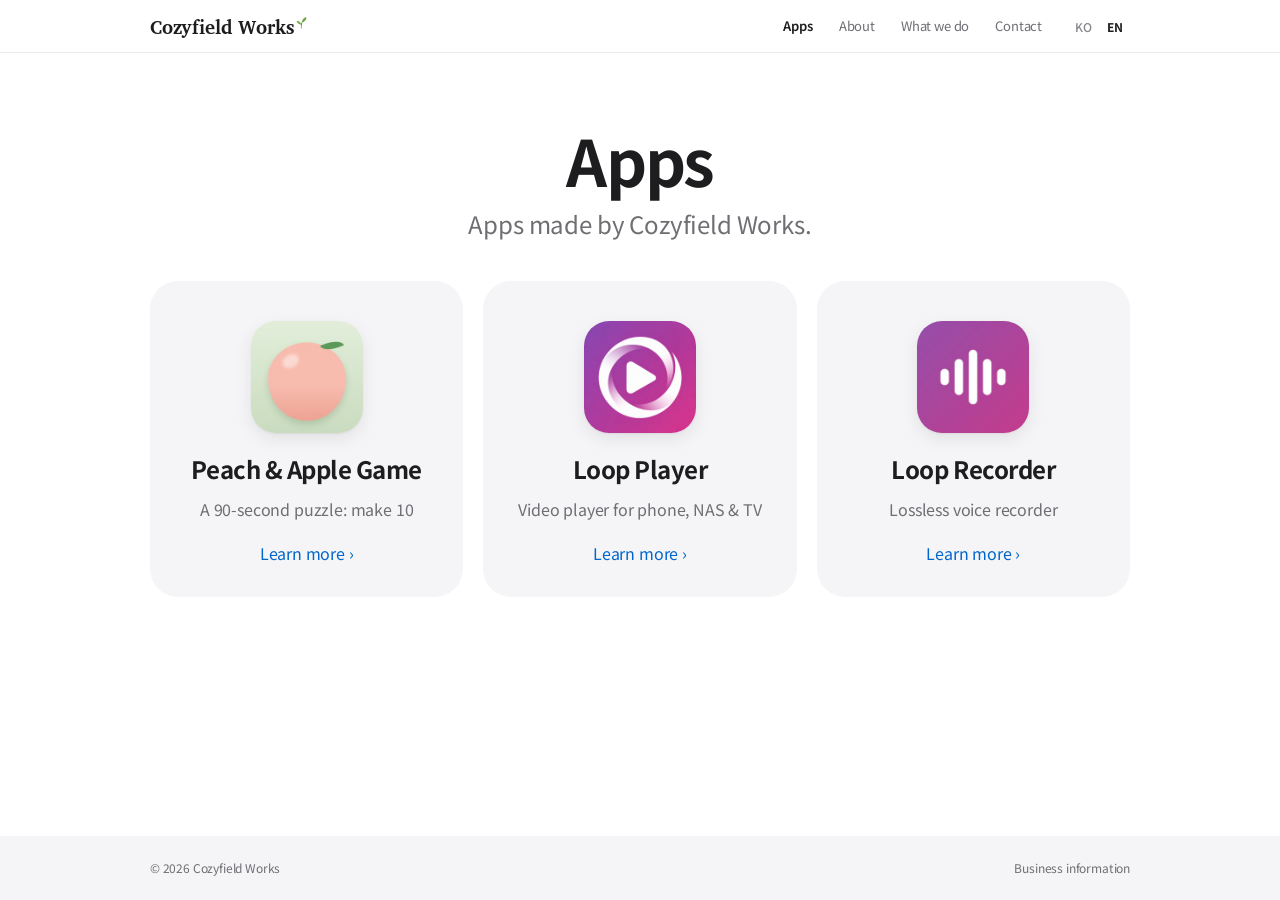
<file: index.html>
<!doctype html>
<html lang="ko">
<head>
<meta charset="utf-8">
<meta name="viewport" content="width=device-width, initial-scale=1, viewport-fit=cover">
<title>Cozyfield Works</title>
<meta name="description" content="Cozyfield Works(코지필드 웍스) — 바쁜 현장에 따뜻함을 더하는 회사. 경영 컨설팅, 업무 프로그램 제작, 디자인·문서, 앱.">
<link rel="icon" href="favicon.png">
<link rel="preconnect" href="https://fonts.googleapis.com">
<link rel="stylesheet" href="https://fonts.googleapis.com/css2?family=Noto+Sans+KR:wght@400;500;600;700&family=Charis+SIL:wght@700&display=swap">
<link rel="stylesheet" href="style.css">
</head>
<body>
<header><div class="wrap">
  <a class="logo" href="./">Cozyfield Works<img src="sprout_t.png" alt=""></a>
  <nav aria-label="Menu"><a href="./" aria-current="page" data-ko="앱" data-en="Apps">앱</a><a href="about.html" data-ko="회사 소개" data-en="About">회사 소개</a><a href="work.html" data-ko="하는 일" data-en="What we do">하는 일</a><a href="contact.html" data-ko="연락처" data-en="Contact">연락처</a></nav>
  <div class="lang" role="group" aria-label="Language">
    <button type="button" data-l="ko" aria-pressed="true">KO</button>
    <button type="button" data-l="en" aria-pressed="false">EN</button>
  </div>
</div></header>

<main>
<div class="page-title wrap">
  <h1 data-ko="앱" data-en="Apps">앱</h1>
  <p data-ko="Cozyfield Works가 만든 앱이에요." data-en="Apps made by Cozyfield Works.">Cozyfield Works가 만든 앱이에요.</p>
</div>
<section><div class="wrap">
  <div class="apps">
    <a class="app" href="app-peach.html">
      <img src="icon_peach.jpg" alt="" width="112" height="112">
      <h3 data-ko="복숭아 게임" data-en="Peach &amp; Apple Game">복숭아 게임</h3>
      <p class="desc" data-ko="숫자 합 10을 만드는 90초 퍼즐" data-en="A 90-second puzzle: make 10">숫자 합 10을 만드는 90초 퍼즐</p>
      <span class="more" data-ko="자세히 보기" data-en="Learn more">자세히 보기</span>
    </a>
    <a class="app" href="app-loopplayer.html">
      <img src="icon_loopplayer.jpg" alt="" width="112" height="112">
      <h3 data-ko="Loop Player" data-en="Loop Player">Loop Player</h3>
      <p class="desc" data-ko="폰·NAS·TV 영상 플레이어" data-en="Video player for phone, NAS &amp; TV">폰·NAS·TV 영상 플레이어</p>
      <span class="more" data-ko="자세히 보기" data-en="Learn more">자세히 보기</span>
    </a>
    <a class="app" href="app-looprecorder.html">
      <img src="icon_looprecorder.jpg" alt="" width="112" height="112">
      <h3 data-ko="Loop Recorder" data-en="Loop Recorder">Loop Recorder</h3>
      <p class="desc" data-ko="무손실 음성 녹음 메모" data-en="Lossless voice recorder">무손실 음성 녹음 메모</p>
      <span class="more" data-ko="자세히 보기" data-en="Learn more">자세히 보기</span>
    </a>
  </div>
</div></section>
</main>

<footer><div class="wrap">
  <span>© 2026 Cozyfield Works</span>
  <a href="contact.html" data-ko="사업자 정보" data-en="Business information">사업자 정보</a>
</div></footer>
<script src="lang.js"></script>
</body>
</html>
</file>
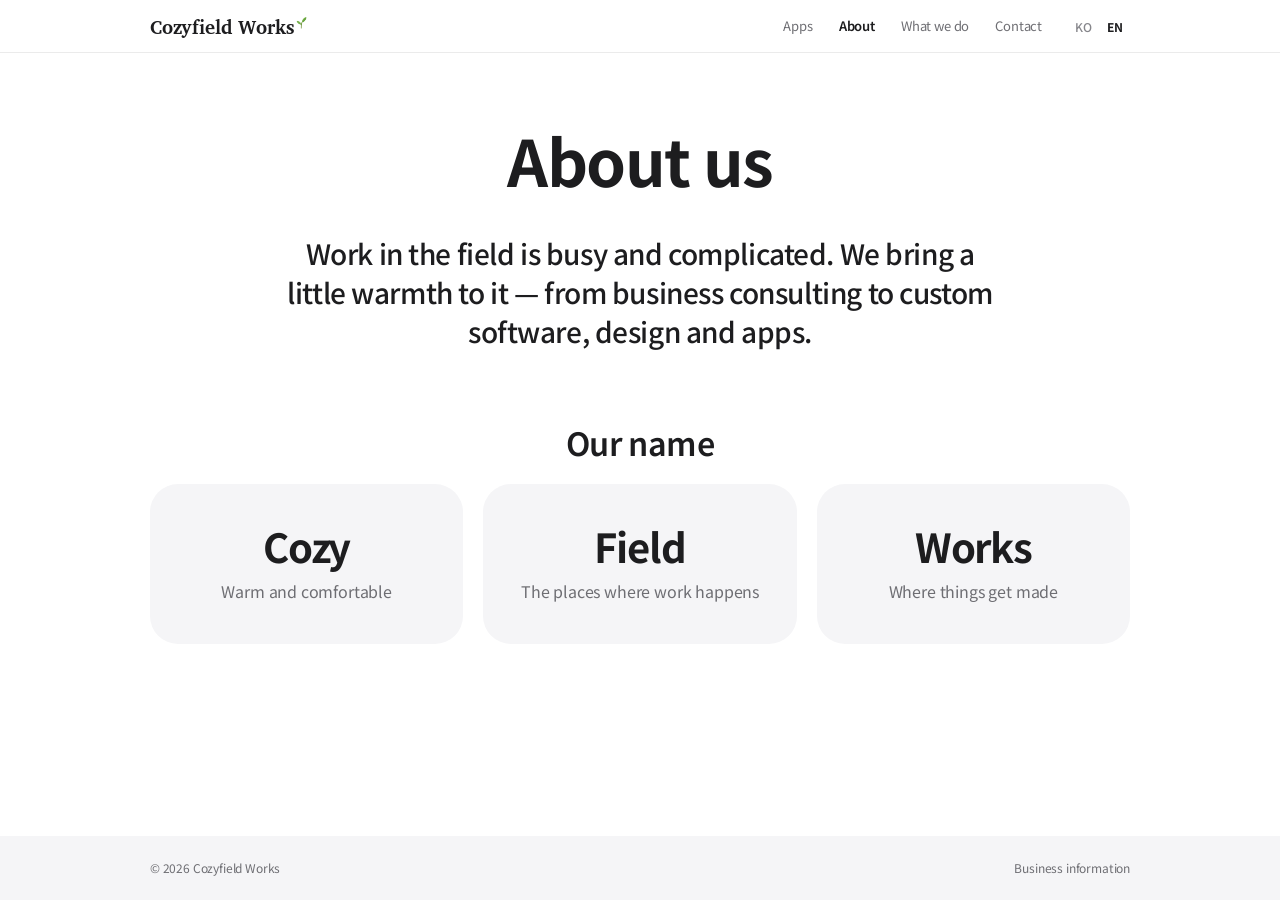
<file: about.html>
<!doctype html>
<html lang="ko">
<head>
<meta charset="utf-8">
<meta name="viewport" content="width=device-width, initial-scale=1, viewport-fit=cover">
<title>회사 소개 · Cozyfield Works</title>
<meta name="description" content="Cozyfield Works(코지필드 웍스) — 바쁜 현장에 따뜻함을 더하는 회사. 경영 컨설팅, 업무 프로그램 제작, 디자인·문서, 앱.">
<link rel="icon" href="favicon.png">
<link rel="preconnect" href="https://fonts.googleapis.com">
<link rel="stylesheet" href="https://fonts.googleapis.com/css2?family=Noto+Sans+KR:wght@400;500;600;700&family=Charis+SIL:wght@700&display=swap">
<link rel="stylesheet" href="style.css">
</head>
<body>
<header><div class="wrap">
  <a class="logo" href="./">Cozyfield Works<img src="sprout_t.png" alt=""></a>
  <nav aria-label="Menu"><a href="./" data-ko="앱" data-en="Apps">앱</a><a href="about.html" aria-current="page" data-ko="회사 소개" data-en="About">회사 소개</a><a href="work.html" data-ko="하는 일" data-en="What we do">하는 일</a><a href="contact.html" data-ko="연락처" data-en="Contact">연락처</a></nav>
  <div class="lang" role="group" aria-label="Language">
    <button type="button" data-l="ko" aria-pressed="true">KO</button>
    <button type="button" data-l="en" aria-pressed="false">EN</button>
  </div>
</div></header>

<main>
<div class="page-title wrap">
  <h1 data-ko="회사 소개" data-en="About us">회사 소개</h1>
</div>
<section><div class="wrap">
  <p class="lead" data-ko="현장의 일은 복잡하고 바쁘지만, 그 속에서도 따뜻하게 만들어 나갑니다. 경영 컨설팅부터 업무 프로그램, 디자인, 앱까지 함께합니다." data-en="Work in the field is busy and complicated. We bring a little warmth to it — from business consulting to custom software, design and apps.">현장의 일은 복잡하고 바쁘지만, 그 속에서도 따뜻하게 만들어 나갑니다. 경영 컨설팅부터 업무 프로그램, 디자인, 앱까지 함께합니다.</p>
</div></section>
<section><div class="wrap">
  <h2 data-ko="이름의 뜻" data-en="Our name">이름의 뜻</h2>
  <div class="words">
    <div class="word"><b>Cozy</b><span data-ko="아늑하고 편안한" data-en="Warm and comfortable">아늑하고 편안한</span></div>
    <div class="word"><b>Field</b><span data-ko="일이 벌어지는 현장" data-en="The places where work happens">일이 벌어지는 현장</span></div>
    <div class="word"><b>Works</b><span data-ko="만들어 나가는 곳" data-en="Where things get made">만들어 나가는 곳</span></div>
  </div>
</div></section>
</main>

<footer><div class="wrap">
  <span>© 2026 Cozyfield Works</span>
  <a href="contact.html" data-ko="사업자 정보" data-en="Business information">사업자 정보</a>
</div></footer>
<script src="lang.js"></script>
</body>
</html>
</file>
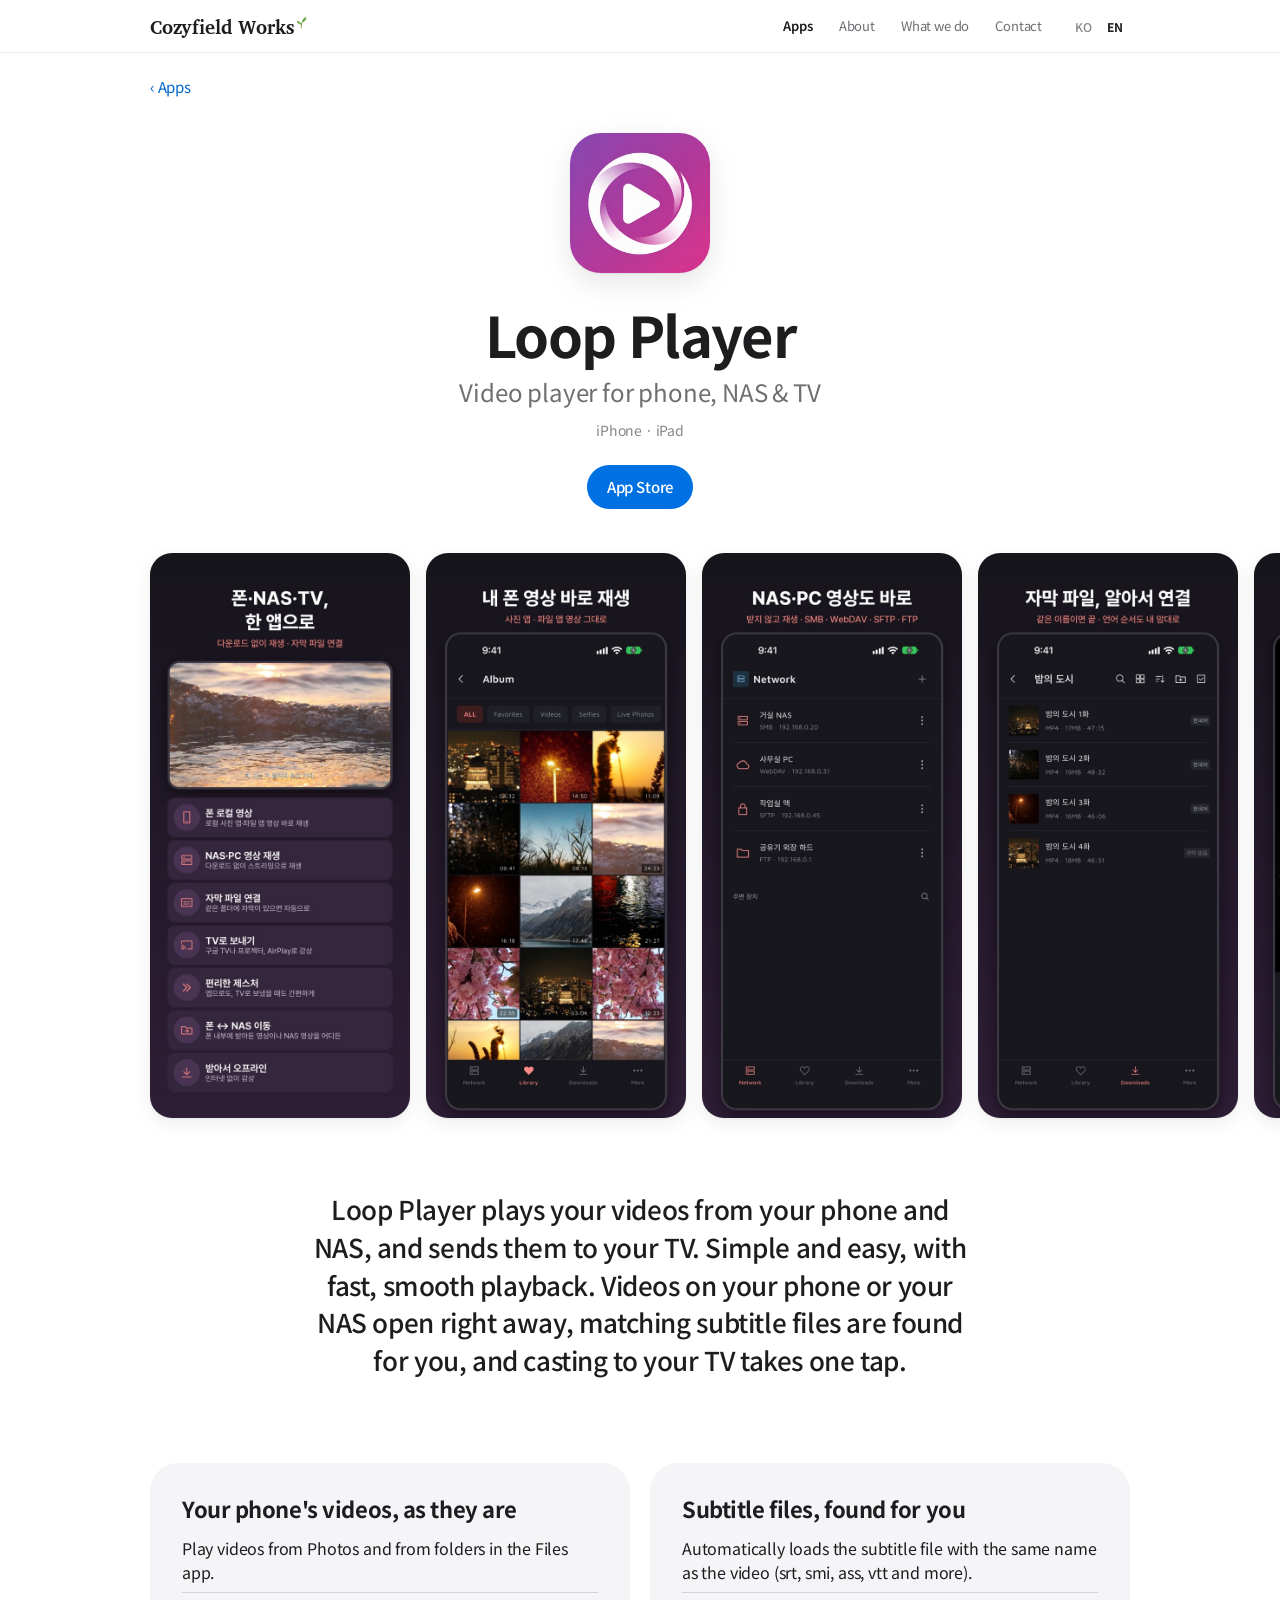
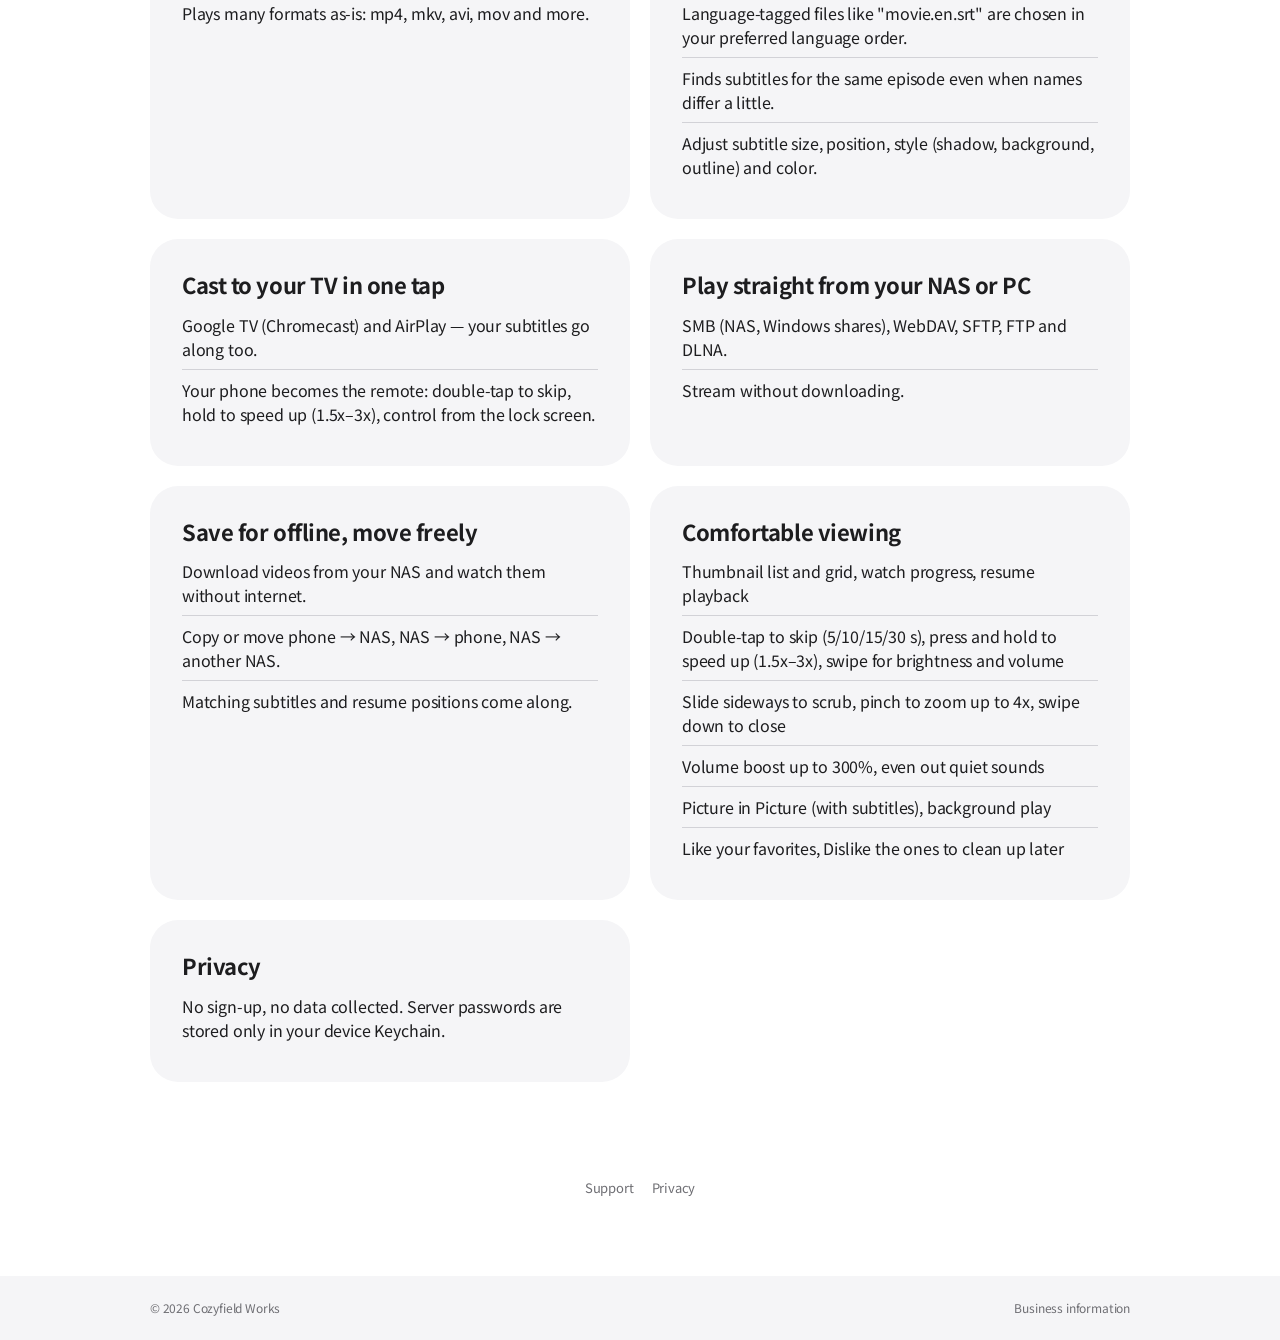
<file: app-loopplayer.html>
<!doctype html>
<html lang="ko">
<head>
<meta charset="utf-8">
<meta name="viewport" content="width=device-width, initial-scale=1, viewport-fit=cover">
<title>Loop Player · Cozyfield Works</title>
<meta name="description" content="Cozyfield Works(코지필드 웍스) — 바쁜 현장에 따뜻함을 더하는 회사. 경영 컨설팅, 업무 프로그램 제작, 디자인·문서, 앱.">
<link rel="icon" href="favicon.png">
<link rel="preconnect" href="https://fonts.googleapis.com">
<link rel="stylesheet" href="https://fonts.googleapis.com/css2?family=Noto+Sans+KR:wght@400;500;600;700&family=Charis+SIL:wght@700&display=swap">
<link rel="stylesheet" href="style.css">
</head>
<body>
<header><div class="wrap">
  <a class="logo" href="./">Cozyfield Works<img src="sprout_t.png" alt=""></a>
  <nav aria-label="Menu"><a href="./" aria-current="page" data-ko="앱" data-en="Apps">앱</a><a href="about.html" data-ko="회사 소개" data-en="About">회사 소개</a><a href="work.html" data-ko="하는 일" data-en="What we do">하는 일</a><a href="contact.html" data-ko="연락처" data-en="Contact">연락처</a></nav>
  <div class="lang" role="group" aria-label="Language">
    <button type="button" data-l="ko" aria-pressed="true">KO</button>
    <button type="button" data-l="en" aria-pressed="false">EN</button>
  </div>
</div></header>

<main>
<div class="wrap"><a class="back" href="./" data-ko="‹ 앱" data-en="‹ Apps">‹ 앱</a></div>
<div class="detail-head wrap">
  <img src="icon_loopplayer.jpg" alt="" width="140" height="140">
  <h1 data-ko="Loop Player" data-en="Loop Player">Loop Player</h1>
  <p class="one" data-ko="폰·NAS·TV 영상 플레이어" data-en="Video player for phone, NAS &amp; TV">폰·NAS·TV 영상 플레이어</p>
  <p class="dev" data-ko="아이폰 · 아이패드" data-en="iPhone · iPad">아이폰 · 아이패드</p>
  <div class="btns"><a class="main" href="https://apps.apple.com/app/id6834676559" target="_blank" rel="noopener" data-ko="App Store" data-en="App Store">App Store</a></div>
</div>
<section class="shots-sec"><div class="shots"><img src="shots/loopplayer_kr_1.jpg" data-src-en="shots/loopplayer_us_1.jpg" alt="" loading="lazy" width="300" height="652"><img src="shots/loopplayer_kr_2.jpg" data-src-en="shots/loopplayer_us_2.jpg" alt="" loading="lazy" width="300" height="652"><img src="shots/loopplayer_kr_3.jpg" data-src-en="shots/loopplayer_us_3.jpg" alt="" loading="lazy" width="300" height="652"><img src="shots/loopplayer_kr_4.jpg" data-src-en="shots/loopplayer_us_4.jpg" alt="" loading="lazy" width="300" height="652"><img src="shots/loopplayer_kr_5.jpg" data-src-en="shots/loopplayer_us_5.jpg" alt="" loading="lazy" width="300" height="652"><img src="shots/loopplayer_kr_6.jpg" data-src-en="shots/loopplayer_us_6.jpg" alt="" loading="lazy" width="300" height="652"></div></section>
<section><div class="wrap narrow intro"><p data-ko="폰·NAS·TV 어디서든 보는 영상 플레이어, Loop Player입니다. 심플하고 쉽게, 재생은 빠르고 부드럽게. 내 폰 영상도, NAS 영상도 열면 바로 보고, 자막 파일은 알아서 찾아 붙이고, TV로는 한 번에 보내요." data-en="Loop Player plays your videos from your phone and NAS, and sends them to your TV. Simple and easy, with fast, smooth playback. Videos on your phone or your NAS open right away, matching subtitle files are found for you, and casting to your TV takes one tap.">폰·NAS·TV 어디서든 보는 영상 플레이어, Loop Player입니다. 심플하고 쉽게, 재생은 빠르고 부드럽게. 내 폰 영상도, NAS 영상도 열면 바로 보고, 자막 파일은 알아서 찾아 붙이고, TV로는 한 번에 보내요.</p></div></section>
<section><div class="wrap"><div class="feats"><div class="feat"><h3 data-ko="내 폰 영상 그대로" data-en="Your phone&#x27;s videos, as they are">내 폰 영상 그대로</h3><ul><li data-ko="사진 앱 영상, 파일 앱 폴더의 영상을 바로 재생해요." data-en="Play videos from Photos and from folders in the Files app.">사진 앱 영상, 파일 앱 폴더의 영상을 바로 재생해요.</li><li data-ko="mp4·mkv·avi·mov 등 여러 형식을 그대로 틀어요." data-en="Plays many formats as-is: mp4, mkv, avi, mov and more.">mp4·mkv·avi·mov 등 여러 형식을 그대로 틀어요.</li></ul></div><div class="feat"><h3 data-ko="자막 파일은 알아서 찾아 줘요" data-en="Subtitle files, found for you">자막 파일은 알아서 찾아 줘요</h3><ul><li data-ko="영상과 이름이 같은 자막 파일(srt·smi·ass·vtt 등)을 찾아 붙여요." data-en="Automatically loads the subtitle file with the same name as the video (srt, smi, ass, vtt and more).">영상과 이름이 같은 자막 파일(srt·smi·ass·vtt 등)을 찾아 붙여요.</li><li data-ko="&#x27;영화.ko.srt&#x27;처럼 언어 표시가 붙은 자막은 원하는 언어 순서대로 골라요(기본 한국어 → 일본어)." data-en="Language-tagged files like &quot;movie.en.srt&quot; are chosen in your preferred language order.">&#x27;영화.ko.srt&#x27;처럼 언어 표시가 붙은 자막은 원하는 언어 순서대로 골라요(기본 한국어 → 일본어).</li><li data-ko="이름이 조금 달라도 회차 번호가 같으면 찾아 줘요." data-en="Finds subtitles for the same episode even when names differ a little.">이름이 조금 달라도 회차 번호가 같으면 찾아 줘요.</li><li data-ko="자막 크기·높이·모양(그림자·반투명 배경·테두리)·색을 내 눈에 맞게." data-en="Adjust subtitle size, position, style (shadow, background, outline) and color.">자막 크기·높이·모양(그림자·반투명 배경·테두리)·색을 내 눈에 맞게.</li></ul></div><div class="feat"><h3 data-ko="TV로 바로 보내기" data-en="Cast to your TV in one tap">TV로 바로 보내기</h3><ul><li data-ko="구글 TV(Chromecast)·AirPlay로 한 번에 보내요. 켜 둔 자막도 함께 가요." data-en="Google TV (Chromecast) and AirPlay — your subtitles go along too.">구글 TV(Chromecast)·AirPlay로 한 번에 보내요. 켜 둔 자막도 함께 가요.</li><li data-ko="보내는 동안 휴대폰이 리모컨: 두 번 탭 넘기기, 꾹 눌러 빠르게(1.5~3배), 잠금 화면에서도 조절." data-en="Your phone becomes the remote: double-tap to skip, hold to speed up (1.5x–3x), control from the lock screen.">보내는 동안 휴대폰이 리모컨: 두 번 탭 넘기기, 꾹 눌러 빠르게(1.5~3배), 잠금 화면에서도 조절.</li></ul></div><div class="feat"><h3 data-ko="NAS·PC 영상을 바로" data-en="Play straight from your NAS or PC">NAS·PC 영상을 바로</h3><ul><li data-ko="SMB(NAS·윈도우 공유 폴더), WebDAV, SFTP, FTP, DLNA를 지원해요." data-en="SMB (NAS, Windows shares), WebDAV, SFTP, FTP and DLNA.">SMB(NAS·윈도우 공유 폴더), WebDAV, SFTP, FTP, DLNA를 지원해요.</li><li data-ko="받지 않고 바로 재생해요." data-en="Stream without downloading.">받지 않고 바로 재생해요.</li></ul></div><div class="feat"><h3 data-ko="받아 두고, 자유롭게 옮기고" data-en="Save for offline, move freely">받아 두고, 자유롭게 옮기고</h3><ul><li data-ko="NAS 영상을 폰에 받아 두면 인터넷 없이 볼 수 있어요." data-en="Download videos from your NAS and watch them without internet.">NAS 영상을 폰에 받아 두면 인터넷 없이 볼 수 있어요.</li><li data-ko="폰 → NAS, NAS → 폰, NAS → 다른 NAS로 복사·옮기기." data-en="Copy or move phone → NAS, NAS → phone, NAS → another NAS.">폰 → NAS, NAS → 폰, NAS → 다른 NAS로 복사·옮기기.</li><li data-ko="같은 이름의 자막과 이어 보기 기록도 함께 따라가요." data-en="Matching subtitles and resume positions come along.">같은 이름의 자막과 이어 보기 기록도 함께 따라가요.</li></ul></div><div class="feat"><h3 data-ko="편하게 보기" data-en="Comfortable viewing">편하게 보기</h3><ul><li data-ko="썸네일 목록·격자, 본 만큼 표시, 이어 보기" data-en="Thumbnail list and grid, watch progress, resume playback">썸네일 목록·격자, 본 만큼 표시, 이어 보기</li><li data-ko="두 번 탭 넘기기(5·10·15·30초), 꾹 눌러 빠르게(1.5~3배), 왼쪽 밝기·오른쪽 소리" data-en="Double-tap to skip (5/10/15/30 s), press and hold to speed up (1.5x–3x), swipe for brightness and volume">두 번 탭 넘기기(5·10·15·30초), 꾹 눌러 빠르게(1.5~3배), 왼쪽 밝기·오른쪽 소리</li><li data-ko="옆으로 밀어 원하는 장면으로, 두 손가락으로 최대 4배 확대, 아래로 내려 닫기" data-en="Slide sideways to scrub, pinch to zoom up to 4x, swipe down to close">옆으로 밀어 원하는 장면으로, 두 손가락으로 최대 4배 확대, 아래로 내려 닫기</li><li data-ko="최대 300% 소리, 작은 소리 고르게" data-en="Volume boost up to 300%, even out quiet sounds">최대 300% 소리, 작은 소리 고르게</li><li data-ko="PiP(화면 속 화면, 자막도 함께), 백그라운드 재생" data-en="Picture in Picture (with subtitles), background play">PiP(화면 속 화면, 자막도 함께), 백그라운드 재생</li><li data-ko="마음에 드는 영상은 Like, 지울 후보는 Dislike로 정리" data-en="Like your favorites, Dislike the ones to clean up later">마음에 드는 영상은 Like, 지울 후보는 Dislike로 정리</li></ul></div><div class="feat"><h3 data-ko="개인정보" data-en="Privacy">개인정보</h3><ul><li data-ko="가입이 없고 어떤 정보도 모으지 않아요. 서버 비밀번호는 기기 키체인에만 저장돼요." data-en="No sign-up, no data collected. Server passwords are stored only in your device Keychain.">가입이 없고 어떤 정보도 모으지 않아요. 서버 비밀번호는 기기 키체인에만 저장돼요.</li></ul></div></div></div></section>
<section><div class="wrap narrow outro"><div class="small"><a href="https://cozyfieldworks.github.io/loopplayer-app/support.html" data-href-en="https://cozyfieldworks.github.io/loopplayer-app/support_en.html" target="_blank" rel="noopener" data-ko="문의" data-en="Support">문의</a><a href="https://cozyfieldworks.github.io/loopplayer-app/privacy.html" data-href-en="https://cozyfieldworks.github.io/loopplayer-app/privacy_en.html" target="_blank" rel="noopener" data-ko="개인정보 처리방침" data-en="Privacy">개인정보 처리방침</a></div></div></section>
</main>

<footer><div class="wrap">
  <span>© 2026 Cozyfield Works</span>
  <a href="contact.html" data-ko="사업자 정보" data-en="Business information">사업자 정보</a>
</div></footer>
<script src="lang.js"></script>
</body>
</html>
</file>
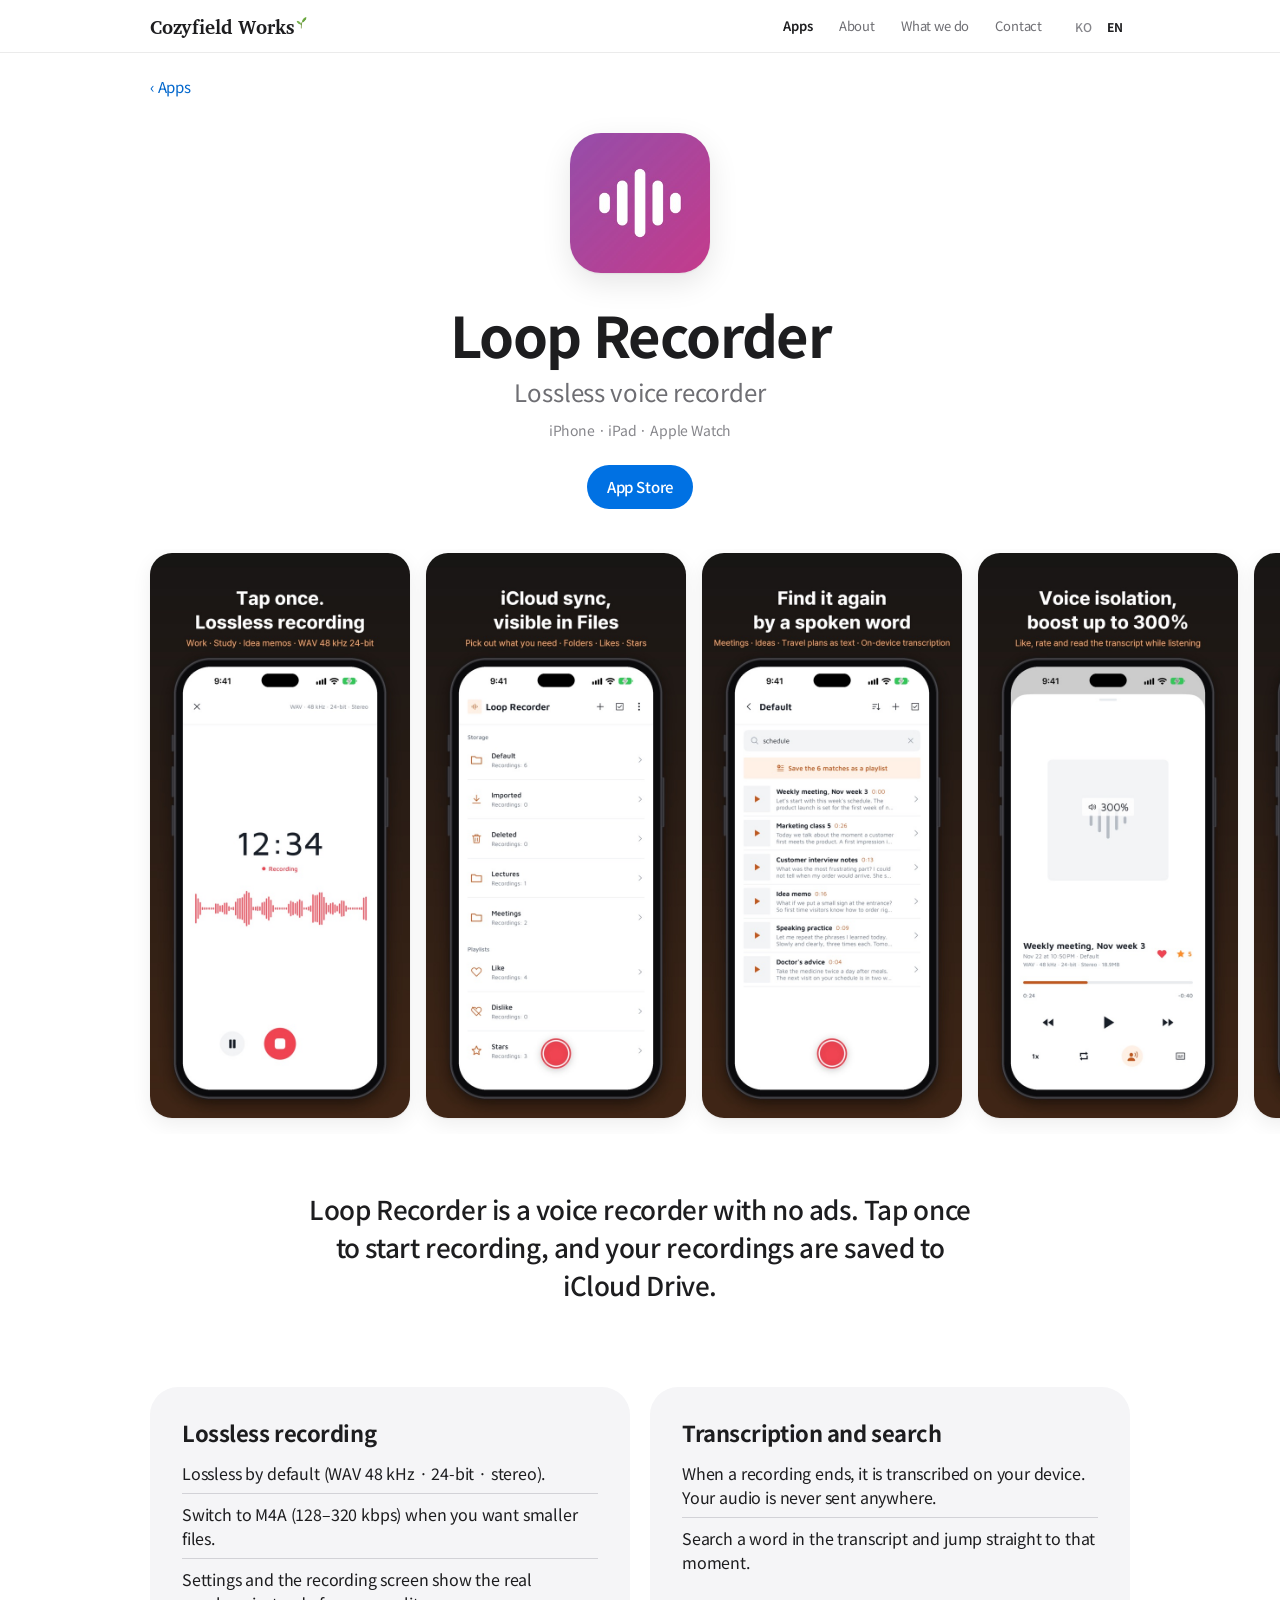
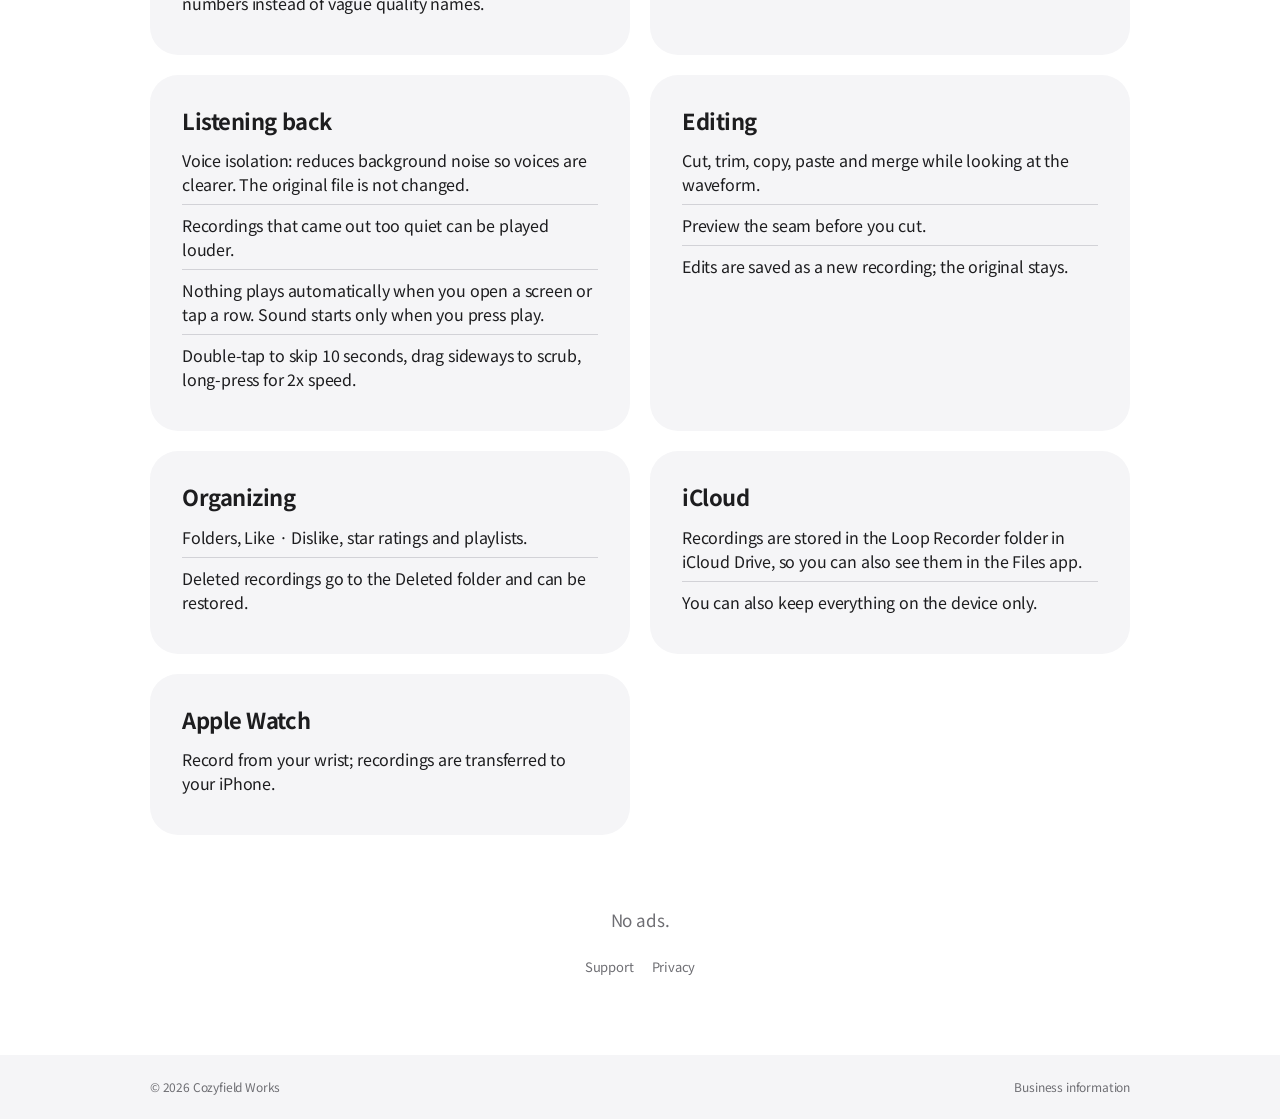
<file: app-looprecorder.html>
<!doctype html>
<html lang="ko">
<head>
<meta charset="utf-8">
<meta name="viewport" content="width=device-width, initial-scale=1, viewport-fit=cover">
<title>Loop Recorder · Cozyfield Works</title>
<meta name="description" content="Cozyfield Works(코지필드 웍스) — 바쁜 현장에 따뜻함을 더하는 회사. 경영 컨설팅, 업무 프로그램 제작, 디자인·문서, 앱.">
<link rel="icon" href="favicon.png">
<link rel="preconnect" href="https://fonts.googleapis.com">
<link rel="stylesheet" href="https://fonts.googleapis.com/css2?family=Noto+Sans+KR:wght@400;500;600;700&family=Charis+SIL:wght@700&display=swap">
<link rel="stylesheet" href="style.css">
</head>
<body>
<header><div class="wrap">
  <a class="logo" href="./">Cozyfield Works<img src="sprout_t.png" alt=""></a>
  <nav aria-label="Menu"><a href="./" aria-current="page" data-ko="앱" data-en="Apps">앱</a><a href="about.html" data-ko="회사 소개" data-en="About">회사 소개</a><a href="work.html" data-ko="하는 일" data-en="What we do">하는 일</a><a href="contact.html" data-ko="연락처" data-en="Contact">연락처</a></nav>
  <div class="lang" role="group" aria-label="Language">
    <button type="button" data-l="ko" aria-pressed="true">KO</button>
    <button type="button" data-l="en" aria-pressed="false">EN</button>
  </div>
</div></header>

<main>
<div class="wrap"><a class="back" href="./" data-ko="‹ 앱" data-en="‹ Apps">‹ 앱</a></div>
<div class="detail-head wrap">
  <img src="icon_looprecorder.jpg" alt="" width="140" height="140">
  <h1 data-ko="Loop Recorder" data-en="Loop Recorder">Loop Recorder</h1>
  <p class="one" data-ko="무손실 음성 녹음 메모" data-en="Lossless voice recorder">무손실 음성 녹음 메모</p>
  <p class="dev" data-ko="아이폰 · 아이패드 · 애플 워치" data-en="iPhone · iPad · Apple Watch">아이폰 · 아이패드 · 애플 워치</p>
  <div class="btns"><a class="main" href="https://apps.apple.com/app/id6838000466" target="_blank" rel="noopener" data-ko="App Store" data-en="App Store">App Store</a></div>
</div>
<section class="shots-sec"><div class="shots"><img src="shots/looprecorder_kr_1.jpg" data-src-en="shots/looprecorder_us_1.jpg" alt="" loading="lazy" width="300" height="652"><img src="shots/looprecorder_kr_2.jpg" data-src-en="shots/looprecorder_us_2.jpg" alt="" loading="lazy" width="300" height="652"><img src="shots/looprecorder_kr_3.jpg" data-src-en="shots/looprecorder_us_3.jpg" alt="" loading="lazy" width="300" height="652"><img src="shots/looprecorder_kr_4.jpg" data-src-en="shots/looprecorder_us_4.jpg" alt="" loading="lazy" width="300" height="652"><img src="shots/looprecorder_kr_5.jpg" data-src-en="shots/looprecorder_us_5.jpg" alt="" loading="lazy" width="300" height="652"><img src="shots/looprecorder_kr_6.jpg" data-src-en="shots/looprecorder_us_6.jpg" alt="" loading="lazy" width="300" height="652"></div></section>
<section><div class="wrap narrow intro"><p data-ko="Loop Recorder는 광고 없는 음성 녹음 앱입니다. 누르면 바로 녹음하고, 녹음은 iCloud Drive에 저장됩니다." data-en="Loop Recorder is a voice recorder with no ads. Tap once to start recording, and your recordings are saved to iCloud Drive.">Loop Recorder는 광고 없는 음성 녹음 앱입니다. 누르면 바로 녹음하고, 녹음은 iCloud Drive에 저장됩니다.</p></div></section>
<section><div class="wrap"><div class="feats"><div class="feat"><h3 data-ko="무손실 녹음" data-en="Lossless recording">무손실 녹음</h3><ul><li data-ko="기본이 무손실(WAV 48 kHz · 24비트 · 스테레오)입니다." data-en="Lossless by default (WAV 48 kHz · 24-bit · stereo).">기본이 무손실(WAV 48 kHz · 24비트 · 스테레오)입니다.</li><li data-ko="용량을 줄이고 싶으면 M4A(128~320 kbps)로 바꿀 수 있습니다." data-en="Switch to M4A (128–320 kbps) when you want smaller files.">용량을 줄이고 싶으면 M4A(128~320 kbps)로 바꿀 수 있습니다.</li><li data-ko="설정과 녹음 화면에 등급 말 대신 실제 숫자가 나옵니다." data-en="Settings and the recording screen show the real numbers instead of vague quality names.">설정과 녹음 화면에 등급 말 대신 실제 숫자가 나옵니다.</li></ul></div><div class="feat"><h3 data-ko="받아쓰기와 검색" data-en="Transcription and search">받아쓰기와 검색</h3><ul><li data-ko="녹음이 끝나면 기기 안에서 글로 받아씁니다. 소리를 밖으로 보내지 않습니다." data-en="When a recording ends, it is transcribed on your device. Your audio is never sent anywhere.">녹음이 끝나면 기기 안에서 글로 받아씁니다. 소리를 밖으로 보내지 않습니다.</li><li data-ko="받아쓴 글에서 단어를 검색하면 그 대목으로 바로 갑니다." data-en="Search a word in the transcript and jump straight to that moment.">받아쓴 글에서 단어를 검색하면 그 대목으로 바로 갑니다.</li></ul></div><div class="feat"><h3 data-ko="다시 들을 때" data-en="Listening back">다시 들을 때</h3><ul><li data-ko="음성 분리: 주변 소리를 줄이고 목소리를 또렷하게 들려줍니다. 원본 파일은 그대로입니다." data-en="Voice isolation: reduces background noise so voices are clearer. The original file is not changed.">음성 분리: 주변 소리를 줄이고 목소리를 또렷하게 들려줍니다. 원본 파일은 그대로입니다.</li><li data-ko="작게 녹음된 소리는 음량을 더 키워 들을 수 있습니다." data-en="Recordings that came out too quiet can be played louder.">작게 녹음된 소리는 음량을 더 키워 들을 수 있습니다.</li><li data-ko="화면을 열거나 줄을 눌러도 자동으로 재생되지 않습니다. 재생 단추를 눌렀을 때만 소리가 납니다." data-en="Nothing plays automatically when you open a screen or tap a row. Sound starts only when you press play.">화면을 열거나 줄을 눌러도 자동으로 재생되지 않습니다. 재생 단추를 눌렀을 때만 소리가 납니다.</li><li data-ko="두 번 탭해 10초 넘기기, 좌우로 밀어 감기, 길게 눌러 2배속." data-en="Double-tap to skip 10 seconds, drag sideways to scrub, long-press for 2x speed.">두 번 탭해 10초 넘기기, 좌우로 밀어 감기, 길게 눌러 2배속.</li></ul></div><div class="feat"><h3 data-ko="편집" data-en="Editing">편집</h3><ul><li data-ko="파형을 보며 잘라내기 · 다듬기 · 복사 · 붙여넣기 · 합치기." data-en="Cut, trim, copy, paste and merge while looking at the waveform.">파형을 보며 잘라내기 · 다듬기 · 복사 · 붙여넣기 · 합치기.</li><li data-ko="자르기 전에 이음매를 미리 들어 볼 수 있습니다." data-en="Preview the seam before you cut.">자르기 전에 이음매를 미리 들어 볼 수 있습니다.</li><li data-ko="편집한 것은 새 녹음으로 저장되고 원본은 남습니다." data-en="Edits are saved as a new recording; the original stays.">편집한 것은 새 녹음으로 저장되고 원본은 남습니다.</li></ul></div><div class="feat"><h3 data-ko="정리" data-en="Organizing">정리</h3><ul><li data-ko="폴더, Like · Dislike, 별점, 플레이리스트." data-en="Folders, Like · Dislike, star ratings and playlists.">폴더, Like · Dislike, 별점, 플레이리스트.</li><li data-ko="지운 녹음은 Deleted 폴더에 모였다가 되살릴 수 있습니다." data-en="Deleted recordings go to the Deleted folder and can be restored.">지운 녹음은 Deleted 폴더에 모였다가 되살릴 수 있습니다.</li></ul></div><div class="feat"><h3 data-ko="iCloud" data-en="iCloud">iCloud</h3><ul><li data-ko="녹음은 iCloud Drive의 Loop Recorder 폴더에 저장되어 파일 앱에서도 볼 수 있습니다." data-en="Recordings are stored in the Loop Recorder folder in iCloud Drive, so you can also see them in the Files app.">녹음은 iCloud Drive의 Loop Recorder 폴더에 저장되어 파일 앱에서도 볼 수 있습니다.</li><li data-ko="iCloud를 쓰지 않고 기기에만 저장할 수도 있습니다." data-en="You can also keep everything on the device only.">iCloud를 쓰지 않고 기기에만 저장할 수도 있습니다.</li></ul></div><div class="feat"><h3 data-ko="Apple Watch" data-en="Apple Watch">Apple Watch</h3><ul><li data-ko="손목에서 바로 녹음하고, 녹음은 아이폰으로 넘어옵니다." data-en="Record from your wrist; recordings are transferred to your iPhone.">손목에서 바로 녹음하고, 녹음은 아이폰으로 넘어옵니다.</li></ul></div></div></div></section>
<section><div class="wrap narrow outro"><p data-ko="광고가 없습니다." data-en="No ads.">광고가 없습니다.</p><div class="small"><a href="https://cozyfieldworks.github.io/looprecorder-app/support.html" data-href-en="https://cozyfieldworks.github.io/looprecorder-app/support_en.html" target="_blank" rel="noopener" data-ko="문의" data-en="Support">문의</a><a href="https://cozyfieldworks.github.io/looprecorder-app/privacy.html" data-href-en="https://cozyfieldworks.github.io/looprecorder-app/privacy_en.html" target="_blank" rel="noopener" data-ko="개인정보 처리방침" data-en="Privacy">개인정보 처리방침</a></div></div></section>
</main>

<footer><div class="wrap">
  <span>© 2026 Cozyfield Works</span>
  <a href="contact.html" data-ko="사업자 정보" data-en="Business information">사업자 정보</a>
</div></footer>
<script src="lang.js"></script>
</body>
</html>
</file>
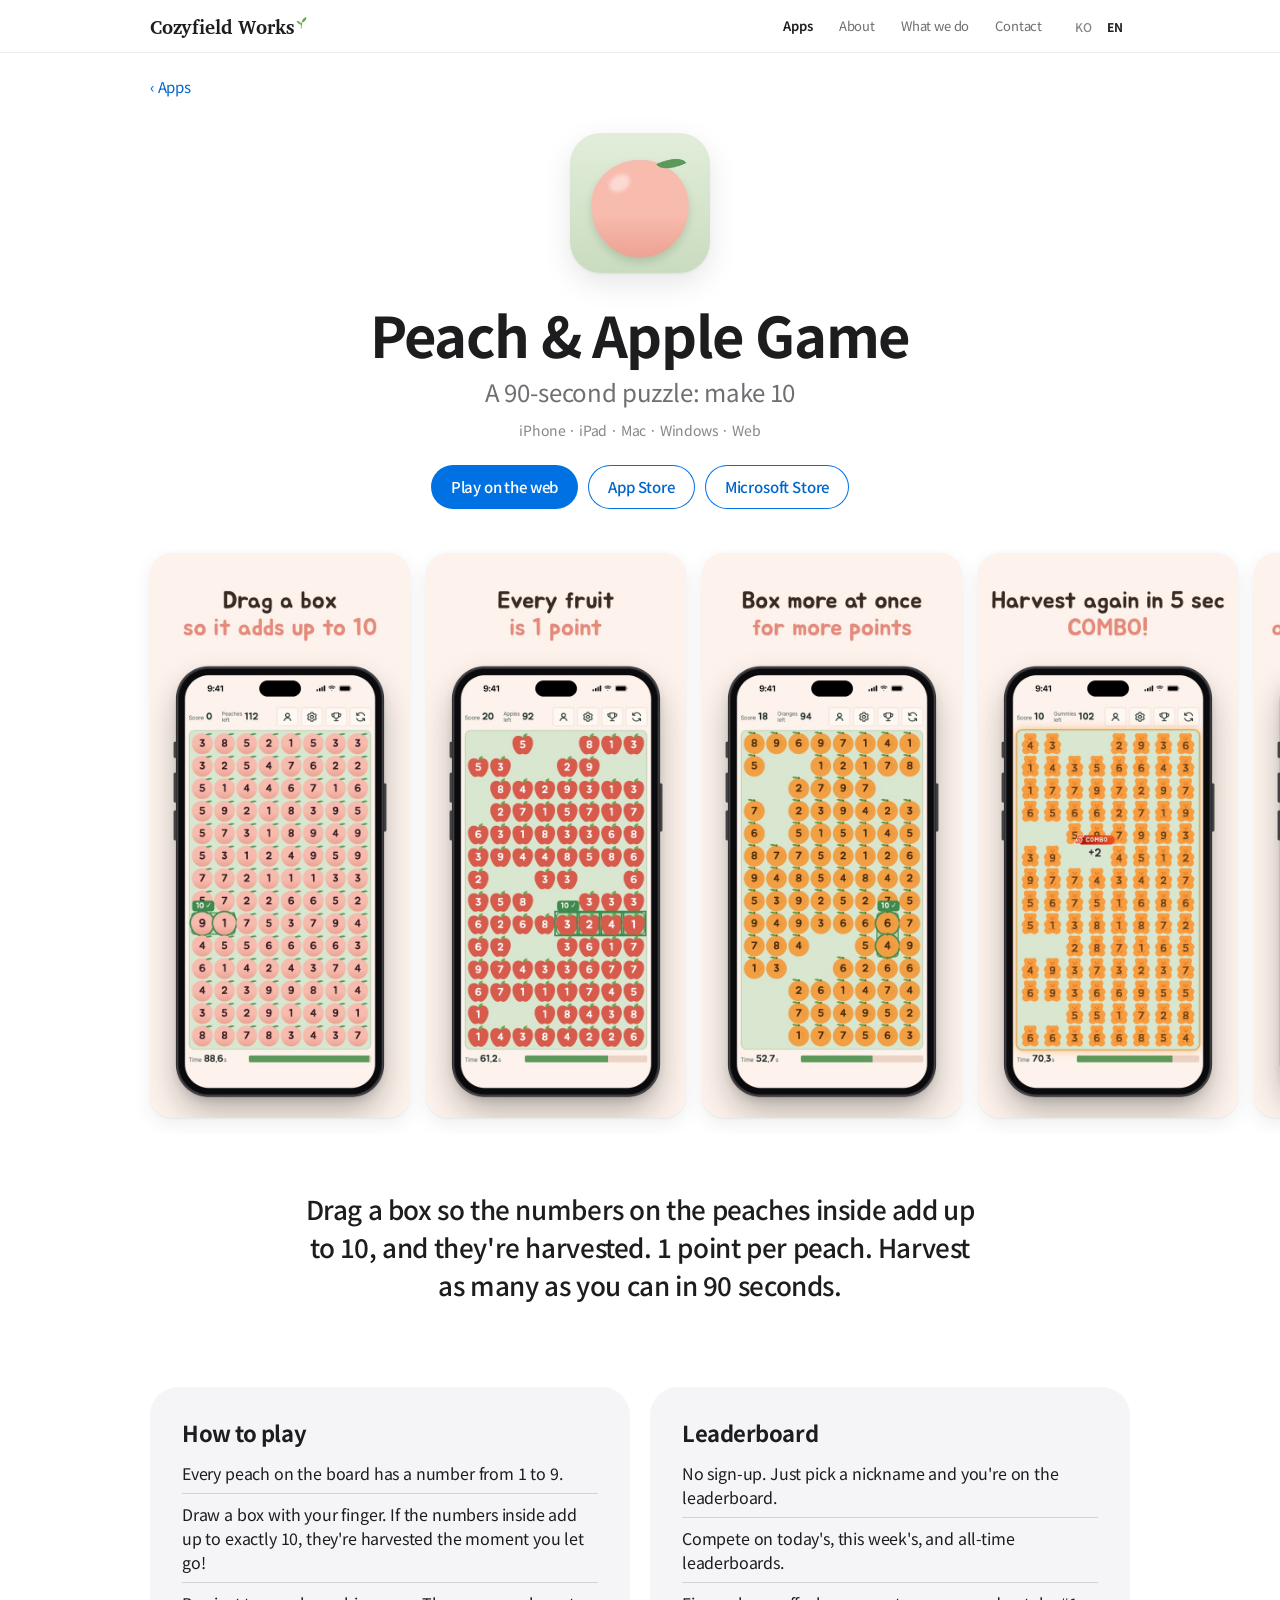
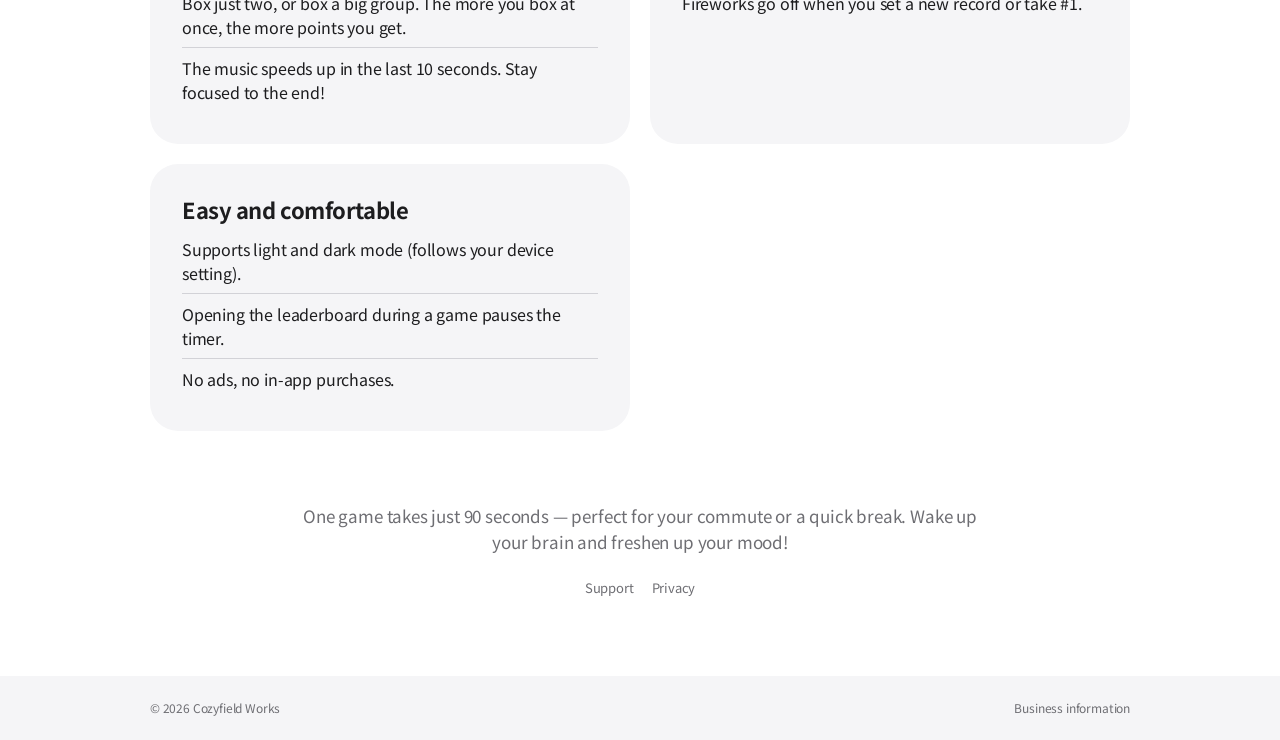
<file: app-peach.html>
<!doctype html>
<html lang="ko">
<head>
<meta charset="utf-8">
<meta name="viewport" content="width=device-width, initial-scale=1, viewport-fit=cover">
<title>복숭아 게임 · Cozyfield Works</title>
<meta name="description" content="Cozyfield Works(코지필드 웍스) — 바쁜 현장에 따뜻함을 더하는 회사. 경영 컨설팅, 업무 프로그램 제작, 디자인·문서, 앱.">
<link rel="icon" href="favicon.png">
<link rel="preconnect" href="https://fonts.googleapis.com">
<link rel="stylesheet" href="https://fonts.googleapis.com/css2?family=Noto+Sans+KR:wght@400;500;600;700&family=Charis+SIL:wght@700&display=swap">
<link rel="stylesheet" href="style.css">
</head>
<body>
<header><div class="wrap">
  <a class="logo" href="./">Cozyfield Works<img src="sprout_t.png" alt=""></a>
  <nav aria-label="Menu"><a href="./" aria-current="page" data-ko="앱" data-en="Apps">앱</a><a href="about.html" data-ko="회사 소개" data-en="About">회사 소개</a><a href="work.html" data-ko="하는 일" data-en="What we do">하는 일</a><a href="contact.html" data-ko="연락처" data-en="Contact">연락처</a></nav>
  <div class="lang" role="group" aria-label="Language">
    <button type="button" data-l="ko" aria-pressed="true">KO</button>
    <button type="button" data-l="en" aria-pressed="false">EN</button>
  </div>
</div></header>

<main>
<div class="wrap"><a class="back" href="./" data-ko="‹ 앱" data-en="‹ Apps">‹ 앱</a></div>
<div class="detail-head wrap">
  <img src="icon_peach.jpg" alt="" width="140" height="140">
  <h1 data-ko="복숭아 게임" data-en="Peach &amp; Apple Game">복숭아 게임</h1>
  <p class="one" data-ko="숫자 합 10을 만드는 90초 퍼즐" data-en="A 90-second puzzle: make 10">숫자 합 10을 만드는 90초 퍼즐</p>
  <p class="dev" data-ko="아이폰 · 아이패드 · 맥 · 윈도우 · 웹" data-en="iPhone · iPad · Mac · Windows · Web">아이폰 · 아이패드 · 맥 · 윈도우 · 웹</p>
  <div class="btns"><a class="web" href="https://macmini.taild64467.ts.net:10000/peach/" target="_blank" rel="noopener" data-ko="웹에서 바로 하기" data-en="Play on the web">웹에서 바로 하기</a><a class="main" href="https://apps.apple.com/app/id6829177872" target="_blank" rel="noopener" data-ko="App Store" data-en="App Store">App Store</a><a class="main" href="https://apps.microsoft.com/detail/9NF2WXRFMDR0" target="_blank" rel="noopener" data-ko="Microsoft Store" data-en="Microsoft Store">Microsoft Store</a></div>
</div>
<section class="shots-sec"><div class="shots"><img src="shots/peach_kr_1.jpg" data-src-en="shots/peach_us_1.jpg" alt="" loading="lazy" width="300" height="652"><img src="shots/peach_kr_2.jpg" data-src-en="shots/peach_us_2.jpg" alt="" loading="lazy" width="300" height="652"><img src="shots/peach_kr_3.jpg" data-src-en="shots/peach_us_3.jpg" alt="" loading="lazy" width="300" height="652"><img src="shots/peach_kr_4.jpg" data-src-en="shots/peach_us_4.jpg" alt="" loading="lazy" width="300" height="652"><img src="shots/peach_kr_5.jpg" data-src-en="shots/peach_us_5.jpg" alt="" loading="lazy" width="300" height="652"><img src="shots/peach_kr_6.jpg" data-src-en="shots/peach_us_6.jpg" alt="" loading="lazy" width="300" height="652"></div></section>
<section><div class="wrap narrow intro"><p data-ko="드래그로 네모를 그려서, 안에 있는 복숭아 숫자의 합을 10으로 만들면 수확됩니다. 복숭아 하나에 1점. 90초 안에 최대한 많이 따 보세요." data-en="Drag a box so the numbers on the peaches inside add up to 10, and they&#x27;re harvested. 1 point per peach. Harvest as many as you can in 90 seconds.">드래그로 네모를 그려서, 안에 있는 복숭아 숫자의 합을 10으로 만들면 수확됩니다. 복숭아 하나에 1점. 90초 안에 최대한 많이 따 보세요.</p></div></section>
<section><div class="wrap"><div class="feats"><div class="feat"><h3 data-ko="이렇게 놀아요" data-en="How to play">이렇게 놀아요</h3><ul><li data-ko="판 위의 복숭아에는 1부터 9까지 숫자가 적혀 있어요." data-en="Every peach on the board has a number from 1 to 9.">판 위의 복숭아에는 1부터 9까지 숫자가 적혀 있어요.</li><li data-ko="손가락으로 네모를 그려 묶은 숫자의 합이 딱 10이면 손을 떼는 순간 수확!" data-en="Draw a box with your finger. If the numbers inside add up to exactly 10, they&#x27;re harvested the moment you let go!">손가락으로 네모를 그려 묶은 숫자의 합이 딱 10이면 손을 떼는 순간 수확!</li><li data-ko="두 개를 묶어도, 여러 개를 크게 묶어도 좋아요. 많이 묶을수록 점수가 커져요." data-en="Box just two, or box a big group. The more you box at once, the more points you get.">두 개를 묶어도, 여러 개를 크게 묶어도 좋아요. 많이 묶을수록 점수가 커져요.</li><li data-ko="남은 10초엔 음악이 빨라져요. 마지막까지 집중!" data-en="The music speeds up in the last 10 seconds. Stay focused to the end!">남은 10초엔 음악이 빨라져요. 마지막까지 집중!</li></ul></div><div class="feat"><h3 data-ko="랭킹" data-en="Leaderboard">랭킹</h3><ul><li data-ko="회원 가입 없이 닉네임만 정하면 바로 랭킹에 올라가요." data-en="No sign-up. Just pick a nickname and you&#x27;re on the leaderboard.">회원 가입 없이 닉네임만 정하면 바로 랭킹에 올라가요.</li><li data-ko="오늘, 이번 주, 전체 랭킹으로 다른 사람과 겨뤄 보세요." data-en="Compete on today&#x27;s, this week&#x27;s, and all-time leaderboards.">오늘, 이번 주, 전체 랭킹으로 다른 사람과 겨뤄 보세요.</li><li data-ko="신기록을 세우거나 1등을 차지하면 폭죽이 터져요." data-en="Fireworks go off when you set a new record or take #1.">신기록을 세우거나 1등을 차지하면 폭죽이 터져요.</li></ul></div><div class="feat"><h3 data-ko="편하게" data-en="Easy and comfortable">편하게</h3><ul><li data-ko="밝은 화면과 어두운 화면을 모두 지원해요(아이폰 설정을 따라가요)." data-en="Supports light and dark mode (follows your device setting).">밝은 화면과 어두운 화면을 모두 지원해요(아이폰 설정을 따라가요).</li><li data-ko="게임 중 랭킹을 열면 시간이 잠깐 멈춰요." data-en="Opening the leaderboard during a game pauses the timer.">게임 중 랭킹을 열면 시간이 잠깐 멈춰요.</li><li data-ko="광고도, 앱 안 결제도 없어요." data-en="No ads, no in-app purchases.">광고도, 앱 안 결제도 없어요.</li></ul></div></div></div></section>
<section><div class="wrap narrow outro"><p data-ko="출퇴근길, 쉬는 시간에 90초면 한 판. 머리도 깨우고 기분도 상큼하게!" data-en="One game takes just 90 seconds — perfect for your commute or a quick break. Wake up your brain and freshen up your mood!">출퇴근길, 쉬는 시간에 90초면 한 판. 머리도 깨우고 기분도 상큼하게!</p><div class="small"><a href="https://cozyfieldworks.github.io/peach-app/support.html" data-href-en="https://cozyfieldworks.github.io/peach-app/support_en.html" target="_blank" rel="noopener" data-ko="문의" data-en="Support">문의</a><a href="https://cozyfieldworks.github.io/peach-app/privacy.html" data-href-en="https://cozyfieldworks.github.io/peach-app/privacy_en.html" target="_blank" rel="noopener" data-ko="개인정보 처리방침" data-en="Privacy">개인정보 처리방침</a></div></div></section>
</main>

<footer><div class="wrap">
  <span>© 2026 Cozyfield Works</span>
  <a href="contact.html" data-ko="사업자 정보" data-en="Business information">사업자 정보</a>
</div></footer>
<script src="lang.js"></script>
</body>
</html>
</file>
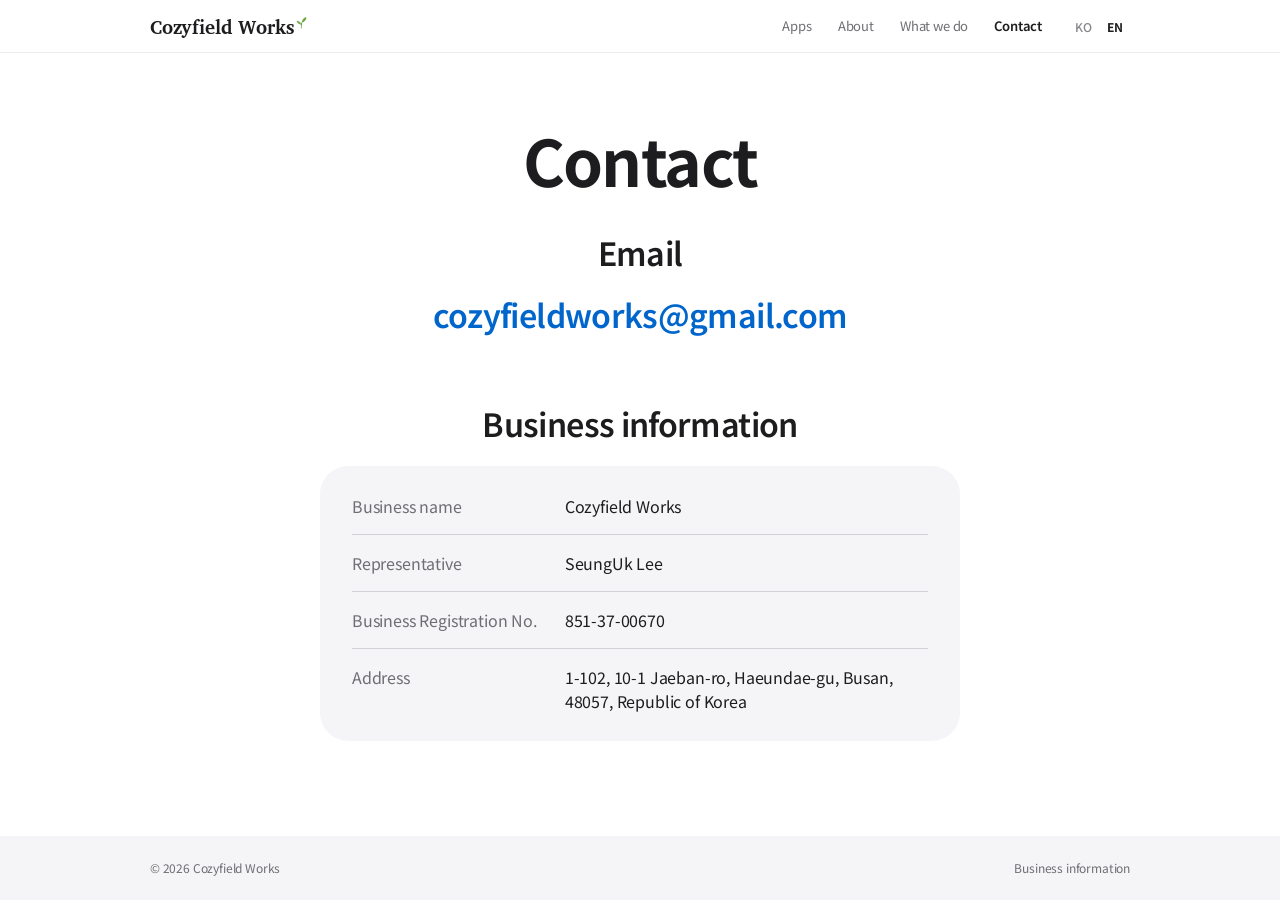
<file: contact.html>
<!doctype html>
<html lang="ko">
<head>
<meta charset="utf-8">
<meta name="viewport" content="width=device-width, initial-scale=1, viewport-fit=cover">
<title>연락처 · Cozyfield Works</title>
<meta name="description" content="Cozyfield Works(코지필드 웍스) — 바쁜 현장에 따뜻함을 더하는 회사. 경영 컨설팅, 업무 프로그램 제작, 디자인·문서, 앱.">
<link rel="icon" href="favicon.png">
<link rel="preconnect" href="https://fonts.googleapis.com">
<link rel="stylesheet" href="https://fonts.googleapis.com/css2?family=Noto+Sans+KR:wght@400;500;600;700&family=Charis+SIL:wght@700&display=swap">
<link rel="stylesheet" href="style.css">
</head>
<body>
<header><div class="wrap">
  <a class="logo" href="./">Cozyfield Works<img src="sprout_t.png" alt=""></a>
  <nav aria-label="Menu"><a href="./" data-ko="앱" data-en="Apps">앱</a><a href="about.html" data-ko="회사 소개" data-en="About">회사 소개</a><a href="work.html" data-ko="하는 일" data-en="What we do">하는 일</a><a href="contact.html" aria-current="page" data-ko="연락처" data-en="Contact">연락처</a></nav>
  <div class="lang" role="group" aria-label="Language">
    <button type="button" data-l="ko" aria-pressed="true">KO</button>
    <button type="button" data-l="en" aria-pressed="false">EN</button>
  </div>
</div></header>

<main>
<div class="page-title wrap">
  <h1 data-ko="연락처" data-en="Contact">연락처</h1>
</div>
<section><div class="wrap">
  <h2 data-ko="메일" data-en="Email">메일</h2>
  <a class="contact-mail" href="mailto:cozyfieldworks@gmail.com">cozyfieldworks@gmail.com</a>
</div></section>
<section><div class="wrap">
  <h2 data-ko="사업자 정보" data-en="Business information">사업자 정보</h2>
  <dl class="biz">
    <dt data-ko="상호" data-en="Business name">상호</dt><dd data-ko="코지필드 웍스(Cozyfield Works)" data-en="Cozyfield Works">코지필드 웍스(Cozyfield Works)</dd>
    <dt data-ko="대표" data-en="Representative">대표</dt><dd data-ko="이승욱" data-en="SeungUk Lee">이승욱</dd>
    <dt data-ko="사업자등록번호" data-en="Business Registration No.">사업자등록번호</dt><dd>851-37-00670</dd>
    <dt data-ko="주소" data-en="Address">주소</dt><dd data-ko="부산광역시 해운대구 재반로 10-1, 1동 1층 102호(재송동, 삼화아파트)" data-en="1-102, 10-1 Jaeban-ro, Haeundae-gu, Busan, 48057, Republic of Korea">부산광역시 해운대구 재반로 10-1, 1동 1층 102호(재송동, 삼화아파트)</dd>
  </dl>
</div></section>
</main>

<footer><div class="wrap">
  <span>© 2026 Cozyfield Works</span>
  <a href="contact.html" data-ko="사업자 정보" data-en="Business information">사업자 정보</a>
</div></footer>
<script src="lang.js"></script>
</body>
</html>
</file>
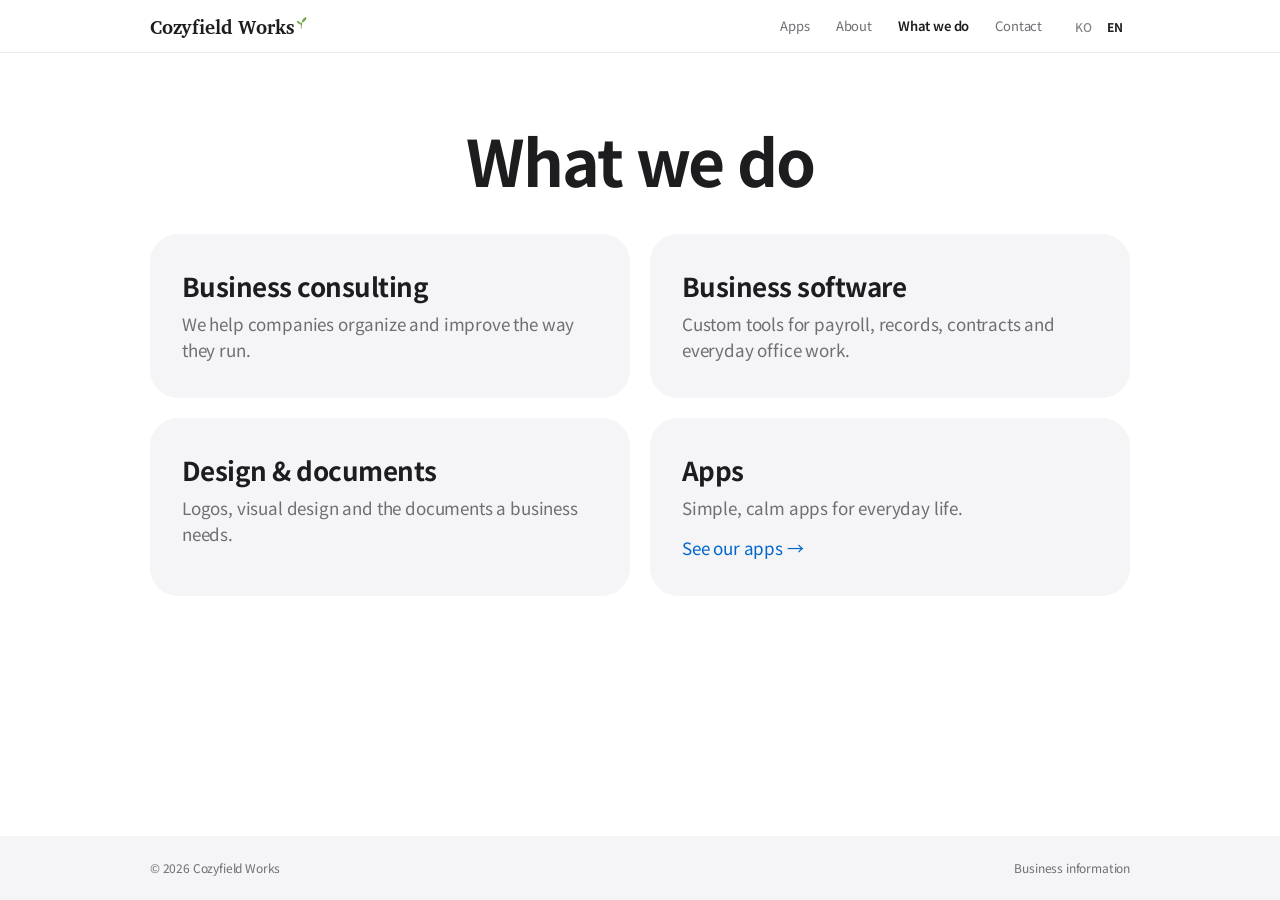
<file: work.html>
<!doctype html>
<html lang="ko">
<head>
<meta charset="utf-8">
<meta name="viewport" content="width=device-width, initial-scale=1, viewport-fit=cover">
<title>하는 일 · Cozyfield Works</title>
<meta name="description" content="Cozyfield Works(코지필드 웍스) — 바쁜 현장에 따뜻함을 더하는 회사. 경영 컨설팅, 업무 프로그램 제작, 디자인·문서, 앱.">
<link rel="icon" href="favicon.png">
<link rel="preconnect" href="https://fonts.googleapis.com">
<link rel="stylesheet" href="https://fonts.googleapis.com/css2?family=Noto+Sans+KR:wght@400;500;600;700&family=Charis+SIL:wght@700&display=swap">
<link rel="stylesheet" href="style.css">
</head>
<body>
<header><div class="wrap">
  <a class="logo" href="./">Cozyfield Works<img src="sprout_t.png" alt=""></a>
  <nav aria-label="Menu"><a href="./" data-ko="앱" data-en="Apps">앱</a><a href="about.html" data-ko="회사 소개" data-en="About">회사 소개</a><a href="work.html" aria-current="page" data-ko="하는 일" data-en="What we do">하는 일</a><a href="contact.html" data-ko="연락처" data-en="Contact">연락처</a></nav>
  <div class="lang" role="group" aria-label="Language">
    <button type="button" data-l="ko" aria-pressed="true">KO</button>
    <button type="button" data-l="en" aria-pressed="false">EN</button>
  </div>
</div></header>

<main>
<div class="page-title wrap">
  <h1 data-ko="하는 일" data-en="What we do">하는 일</h1>
</div>
<section><div class="wrap">
  <div class="works">
    <div class="work"><b data-ko="경영 컨설팅" data-en="Business consulting">경영 컨설팅</b><p data-ko="회사의 운영과 관리 방식을 함께 정리하고 개선합니다." data-en="We help companies organize and improve the way they run.">회사의 운영과 관리 방식을 함께 정리하고 개선합니다.</p></div>
    <div class="work"><b data-ko="업무 프로그램 제작" data-en="Business software">업무 프로그램 제작</b><p data-ko="급여, 관리 대장, 계약처럼 회사 일에 꼭 맞춘 프로그램을 만듭니다." data-en="Custom tools for payroll, records, contracts and everyday office work.">급여, 관리 대장, 계약처럼 회사 일에 꼭 맞춘 프로그램을 만듭니다.</p></div>
    <div class="work"><b data-ko="디자인·문서" data-en="Design &amp; documents">디자인·문서</b><p data-ko="로고와 시각 디자인, 회사에 필요한 서류와 문서를 만듭니다." data-en="Logos, visual design and the documents a business needs.">로고와 시각 디자인, 회사에 필요한 서류와 문서를 만듭니다.</p></div>
    <div class="work"><b data-ko="앱" data-en="Apps">앱</b><p data-ko="일상에서 즐기는 간단하고 차분한 앱을 만듭니다." data-en="Simple, calm apps for everyday life.">일상에서 즐기는 간단하고 차분한 앱을 만듭니다.</p><a href="./" data-ko="만든 앱 보기 →" data-en="See our apps →">만든 앱 보기 →</a></div>
  </div>
</div></section>
</main>

<footer><div class="wrap">
  <span>© 2026 Cozyfield Works</span>
  <a href="contact.html" data-ko="사업자 정보" data-en="Business information">사업자 정보</a>
</div></footer>
<script src="lang.js"></script>
</body>
</html>
</file>
<file: style.css>
/* 11/26 사용자 "세련되고 깔끔하게, 애플처럼 심플하게" — 흰 바탕·옅은 회색 칸·시스템 글꼴·파란 단추 하나 */
:root {
  --bg: #ffffff; --tile: #f5f5f7; --ink: #1d1d1f; --muted: #6e6e73; --faint: #86868b; --line: #d2d2d7;
  --blue: #0071e3; --blue-ink: #0066cc;
  --body: -apple-system, BlinkMacSystemFont, "SF Pro Text", "Apple SD Gothic Neo", "Noto Sans KR", "Segoe UI", sans-serif;
  --display: -apple-system, BlinkMacSystemFont, "SF Pro Display", "Apple SD Gothic Neo", "Noto Sans KR", "Segoe UI", sans-serif;
  --logo: "Iowan Old Style", "Charis SIL", Georgia, serif;
}
* { box-sizing: border-box; }
html, body { margin: 0; background: var(--bg); color: var(--ink); }
body { font-family: var(--body); font-size: 17px; line-height: 1.5; letter-spacing: -.01em; -webkit-font-smoothing: antialiased; word-break: keep-all; overflow-wrap: anywhere; min-height: 100vh; display: flex; flex-direction: column; }
main { flex: 1; }
a { color: var(--blue-ink); }
.wrap { max-width: 1024px; margin: 0 auto; padding-inline: max(22px, env(safe-area-inset-left, 0px)) max(22px, env(safe-area-inset-right, 0px)); }

/* 머리: 얇고 반투명한 막대 */
header { position: sticky; top: 0; z-index: 10; background: rgba(255,255,255,.78); -webkit-backdrop-filter: saturate(180%) blur(20px); backdrop-filter: saturate(180%) blur(20px); border-bottom: 1px solid rgba(0,0,0,.08); }
header .wrap { display: flex; align-items: center; gap: 8px; height: 52px; }
.logo { display: flex; align-items: center; gap: 3px; font: 700 19px/1 var(--logo); color: var(--ink); text-decoration: none; white-space: nowrap; }
.logo img { height: 21px; width: auto; display: block; margin-top: -5px; }
nav { display: flex; gap: 2px; margin-left: auto; }
nav a { font-size: 13px; color: var(--muted); text-decoration: none; padding: 0 12px; height: 44px; display: inline-flex; align-items: center; transition: color .2s; }
nav a:hover, nav a[aria-current="page"] { color: var(--ink); }
nav a[aria-current="page"] { font-weight: 600; }
.lang { display: flex; margin-left: 6px; }
.lang button { border: 0; background: none; font: 500 12px var(--body); color: var(--faint); height: 44px; padding: 0 7px; cursor: pointer; letter-spacing: .02em; }
.lang button[aria-pressed="true"] { color: var(--ink); font-weight: 700; }

/* 페이지 제목: 가운데, 크게 */
.page-title { text-align: center; padding-block: 72px 40px; }
.page-title h1 { font: 700 clamp(40px, 7vw, 64px)/1.08 var(--display); letter-spacing: -.025em; margin: 0; }
.page-title p { font-size: clamp(19px, 2.4vw, 24px); color: var(--muted); margin: 14px auto 0; max-width: 30em; line-height: 1.35; }

section { padding-block: 0 72px; }
h2 { font: 600 clamp(24px, 3.4vw, 32px)/1.15 var(--display); letter-spacing: -.02em; margin: 0 0 24px; text-align: center; }
.lead { font: 500 clamp(21px, 3vw, 28px)/1.4 var(--display); letter-spacing: -.015em; text-align: center; max-width: 26em; margin: 0 auto; }

/* 앱 칸 */
.apps { display: grid; grid-template-columns: repeat(3, minmax(0, 1fr)); gap: 20px; }
.app { background: var(--tile); border-radius: 28px; padding: 40px 28px 32px; text-align: center; display: flex; flex-direction: column; align-items: center; }
.app img { width: 112px; height: 112px; border-radius: 25px; box-shadow: 0 1px 2px rgba(0,0,0,.06), 0 6px 18px rgba(0,0,0,.08); }
.app h3 { font: 700 24px/1.2 var(--display); letter-spacing: -.02em; margin: 22px 0 0; }
.app .dev { font-size: 14px; color: var(--faint); margin: 6px 0 0; }
.app .desc { font-size: 16px; color: var(--ink); margin: 14px 0 24px; line-height: 1.5; }
.btns { display: flex; flex-wrap: wrap; justify-content: center; gap: 10px; margin-top: auto; }
.btns a { font-size: 15px; font-weight: 500; text-decoration: none; border-radius: 980px; padding: 0 20px; min-height: 44px; display: inline-flex; align-items: center; transition: background .2s, color .2s; }
.btns a.web, .btns a.main { background: var(--blue); color: #fff; }
.btns a.web:hover, .btns a.main:hover { background: #0077ed; }
.btns:has(.web) a.main { background: none; color: var(--blue-ink); box-shadow: inset 0 0 0 1px var(--blue); }
.btns:has(.web) a.main:hover { background: var(--blue); color: #fff; }
.small { display: flex; justify-content: center; gap: 4px 18px; flex-wrap: wrap; margin-top: 18px; }
.small a { font-size: 13px; color: var(--muted); text-decoration: none; min-height: 32px; display: inline-flex; align-items: center; }
.small a:hover { color: var(--ink); text-decoration: underline; }

/* 회사 소개 */
.words { display: grid; grid-template-columns: repeat(3, minmax(0, 1fr)); gap: 20px; }
.word { background: var(--tile); border-radius: 28px; padding: 40px 24px; text-align: center; }
.word b { display: block; font: 700 40px/1.1 var(--display); letter-spacing: -.03em; margin-bottom: 10px; }
.word span { font-size: 16px; color: var(--muted); }

/* 하는 일 */
.works { display: grid; grid-template-columns: repeat(2, minmax(0, 1fr)); gap: 20px; }
.work { background: var(--tile); border-radius: 28px; padding: 36px 32px; }
.work b { display: block; font: 700 26px/1.2 var(--display); letter-spacing: -.02em; margin-bottom: 10px; }
.work p { font-size: 17px; color: var(--muted); margin: 0; }
.work a { display: inline-block; margin-top: 14px; font-size: 17px; text-decoration: none; }
.work a:hover { text-decoration: underline; }

/* 연락처 */
.contact-mail { display: block; text-align: center; font: 600 clamp(22px, 3.6vw, 32px)/1.2 var(--display); letter-spacing: -.02em; text-decoration: none; color: var(--blue-ink); }
.contact-mail:hover { text-decoration: underline; }
.biz { max-width: 640px; margin: 0 auto; background: var(--tile); border-radius: 28px; padding: 12px 32px; display: grid; grid-template-columns: max-content 1fr; font-size: 16px; }
.biz dt, .biz dd { padding-block: 16px; border-bottom: 1px solid var(--line); }
.biz dt { color: var(--muted); padding-right: 28px; }
.biz dd { margin: 0; }
.biz dt:last-of-type, .biz dd:last-of-type { border-bottom: 0; }

/* 꼬리 */
footer { background: var(--tile); font-size: 12px; color: var(--muted); }
footer .wrap { display: flex; flex-wrap: wrap; gap: 6px 18px; justify-content: space-between; align-items: center; min-height: 64px; padding-block: 14px; }
footer a { color: var(--muted); text-decoration: none; }
footer a:hover { color: var(--ink); text-decoration: underline; }

/* 첫 페이지 앱 칸 = 누르면 세부 화면 */
a.app { text-decoration: none; color: var(--ink); transition: transform .25s ease, box-shadow .25s ease; }
a.app:hover { transform: scale(1.015); box-shadow: 0 8px 28px rgba(0,0,0,.08); }
a.app .desc { margin-bottom: 20px; color: var(--muted); }
a.app .more { margin-top: auto; color: var(--blue-ink); font-size: 16px; }
a.app .more::after { content: " ›"; }

/* 앱 세부 화면 */
.back { display: inline-flex; align-items: center; min-height: 44px; margin-top: 12px; font-size: 15px; text-decoration: none; }
.back:hover { text-decoration: underline; }
.detail-head { text-align: center; padding-block: 24px 40px; }
.detail-head img { width: 140px; height: 140px; border-radius: 31px; box-shadow: 0 1px 2px rgba(0,0,0,.06), 0 10px 30px rgba(0,0,0,.10); }
.detail-head h1 { font: 700 clamp(36px, 6vw, 56px)/1.1 var(--display); letter-spacing: -.025em; margin: 24px 0 0; }
.detail-head .one { font-size: clamp(19px, 2.6vw, 24px); color: var(--muted); margin: 10px 0 0; }
.detail-head .dev { font-size: 14px; color: var(--faint); margin: 10px 0 24px; }
.shots-sec { padding-block: 0 56px; }
.shots { display: flex; gap: 16px; overflow-x: auto; scroll-snap-type: x mandatory; padding: 4px max(22px, calc((100vw - 1024px) / 2 + 22px)) 16px; scrollbar-width: none; }
.shots::-webkit-scrollbar { display: none; }
.shots img { flex: none; width: 260px; height: auto; border-radius: 22px; scroll-snap-align: center; background: var(--tile); box-shadow: 0 1px 2px rgba(0,0,0,.05), 0 6px 20px rgba(0,0,0,.07); }
.narrow { max-width: 720px; }
.intro p { font: 500 clamp(20px, 2.6vw, 26px)/1.45 var(--display); letter-spacing: -.015em; text-align: center; margin: 0 0 12px; }
.feats { display: grid; grid-template-columns: repeat(2, minmax(0, 1fr)); gap: 20px; }
.feat { background: var(--tile); border-radius: 28px; padding: 32px; }
.feat h3 { font: 700 22px/1.25 var(--display); letter-spacing: -.02em; margin: 0 0 14px; }
.feat ul { margin: 0; padding: 0; list-style: none; }
.feat li { font-size: 16px; color: var(--ink); padding: 8px 0; border-top: 1px solid var(--line); }
.feat li:first-child { border-top: 0; padding-top: 0; }
.outro { text-align: center; }
.outro p { font-size: 17px; color: var(--muted); margin: 0 0 8px; }

@media (max-width: 960px) {
  .apps { grid-template-columns: 1fr; max-width: 560px; margin: 0 auto; }
}
@media (max-width: 680px) {
  body { font-size: 16px; }
  header .wrap { height: auto; flex-wrap: wrap; padding-top: 10px; gap: 0; }
  .lang { margin-left: auto; }
  nav { order: 3; width: 100%; margin: 0 -12px; overflow-x: auto; scrollbar-width: none; }
  nav::-webkit-scrollbar { display: none; }
  nav a { flex: none; font-size: 14px; }
  .page-title { padding-block: 48px 28px; }
  section { padding-block: 0 48px; }
  .app { border-radius: 24px; padding: 32px 20px 24px; }
  .app img { width: 96px; height: 96px; border-radius: 22px; }
  .words, .works { grid-template-columns: 1fr; gap: 14px; }
  .word { padding: 28px 20px; border-radius: 24px; }
  .work { padding: 28px 24px; border-radius: 24px; }
  .biz { grid-template-columns: 1fr; padding: 8px 22px; border-radius: 24px; }
  .detail-head img { width: 112px; height: 112px; border-radius: 25px; }
  .shots img { width: 210px; border-radius: 18px; }
  .feats { grid-template-columns: 1fr; gap: 14px; }
  .feat { padding: 26px 22px; border-radius: 24px; }
  .biz dt { padding: 16px 0 2px; border-bottom: 0; font-size: 13px; }
  .biz dd { padding: 0 0 16px; }
}
</file>
